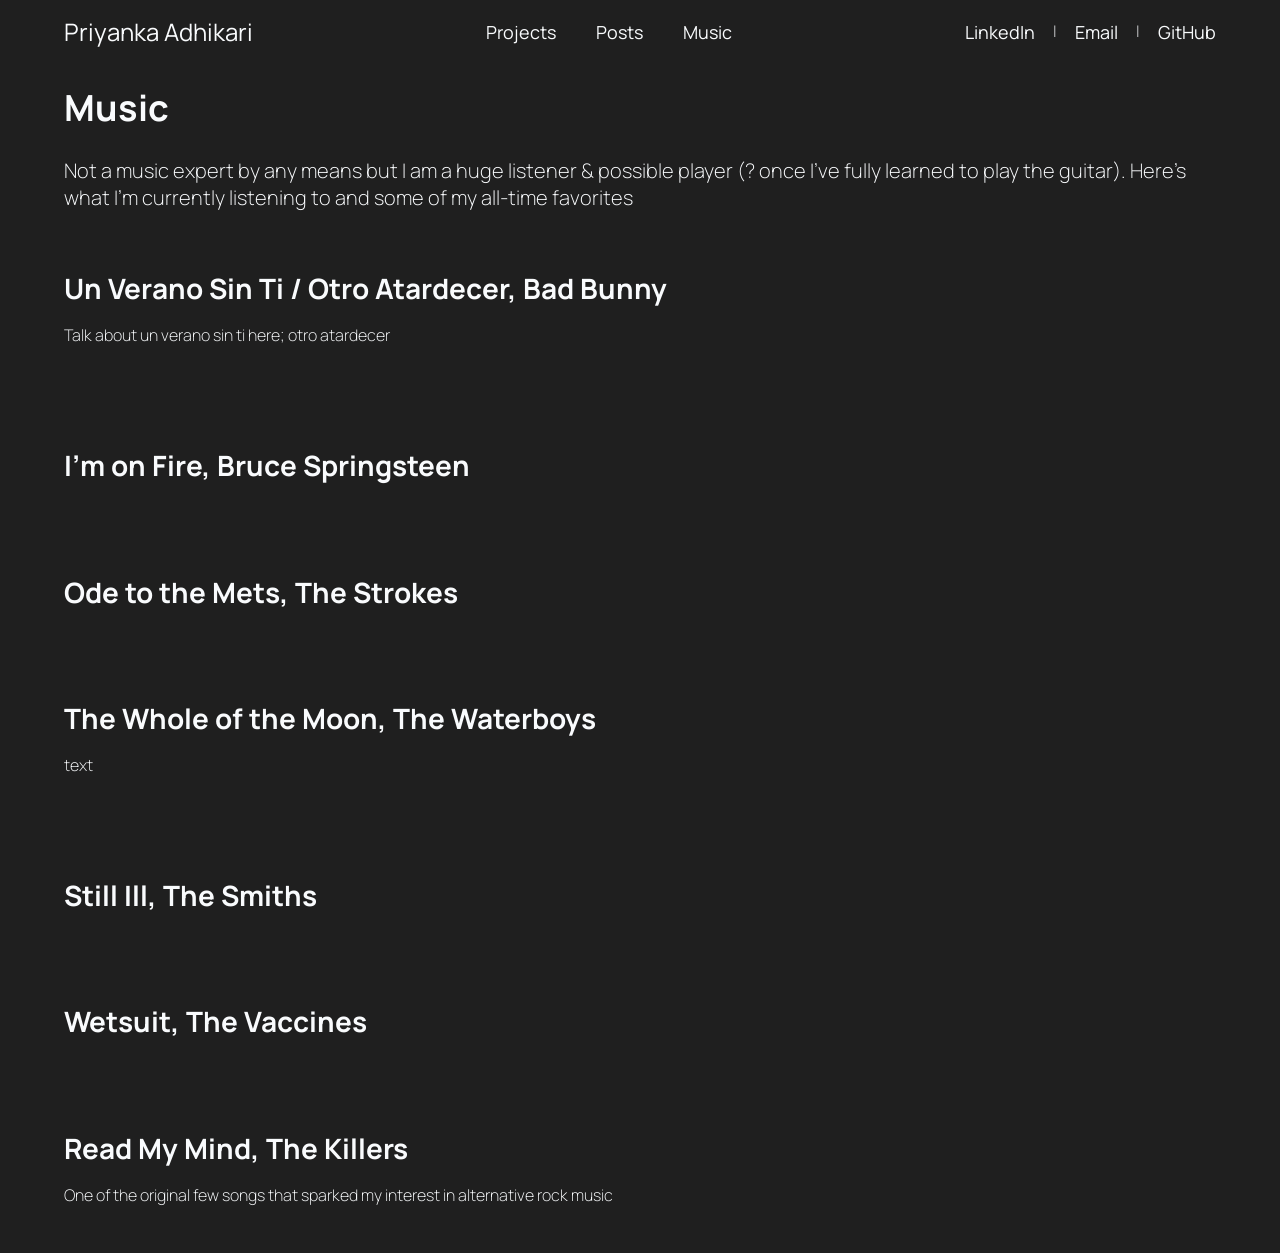
<file: music.html>
<!doctype html>
<html lang="en-US">
<head>
   <link href="styles/style.css" rel="stylesheet" />
   <link rel="preconnect" href="https://fonts.googleapis.com">
   <link rel="preconnect" href="https://fonts.gstatic.com" crossorigin>
   <link href="https://fonts.googleapis.com/css2?family=Manrope:wght@238&display=swap" rel="stylesheet">
   <meta charset="utf-8" />
   <meta name="viewport" content="width=device-width, initial-scale=1" />
   <title>Music - Priyanka Adhikari</title>
</head>
<body>
   <header>
     <div class="header-left">
       <a href="index.html" class="home-link">Priyanka Adhikari</a>
     </div>
     <nav class="header-nav">
       <a href="projects.html">Projects</a>
       <a href="posts.html">Posts</a>
       <a href="music.html">Music</a>
     </nav>
     <div class="header-right">
       <a class="linkedin-link" href="https://www.linkedin.com/in/adhikaripriyanka/">LinkedIn</a> &nbsp;|&nbsp;
       <a class="email-link" href="mailto:adhikaripriyankaa@gmail.com">Email</a> &nbsp;|&nbsp;
       <a class="github-link" href="https://github.com/priyankadhikari">GitHub</a>
     </div>
   </header>

   <h1>Music</h1>
   <p class="music-description">Not a music expert by any means but I am a huge listener & possible player (? once I've fully learned to play the guitar). Here's what I'm currently listening to and some of my all-time favorites</p>

   <div class="music-entry">
     <h2>Un Verano Sin Ti / Otro Atardecer, Bad Bunny</h2>
     <p class="music-text">Talk about un verano sin ti here; otro atardecer</p>
   </div>

   <div class="music-entry">
     <h2>I'm on Fire, Bruce Springsteen</h2>
   </div>

   <div class="music-entry">
     <h2>Ode to the Mets, The Strokes</h2>
   </div>

   <div class="music-entry">
     <h2>The Whole of the Moon, The Waterboys</h2>
     <p class="music-text">text</p>
   </div>

   <div class="music-entry">
     <h2>Still Ill, The Smiths</h2>
   </div>

   <div class="music-entry">
     <h2>Wetsuit, The Vaccines</h2>
   </div>

   <div class="music-entry">
     <h2>Read My Mind, The Killers</h2>
     <p class="music-text">One of the original few songs that sparked my interest in alternative rock music</p>
   </div>
</body>
</html>
</file>
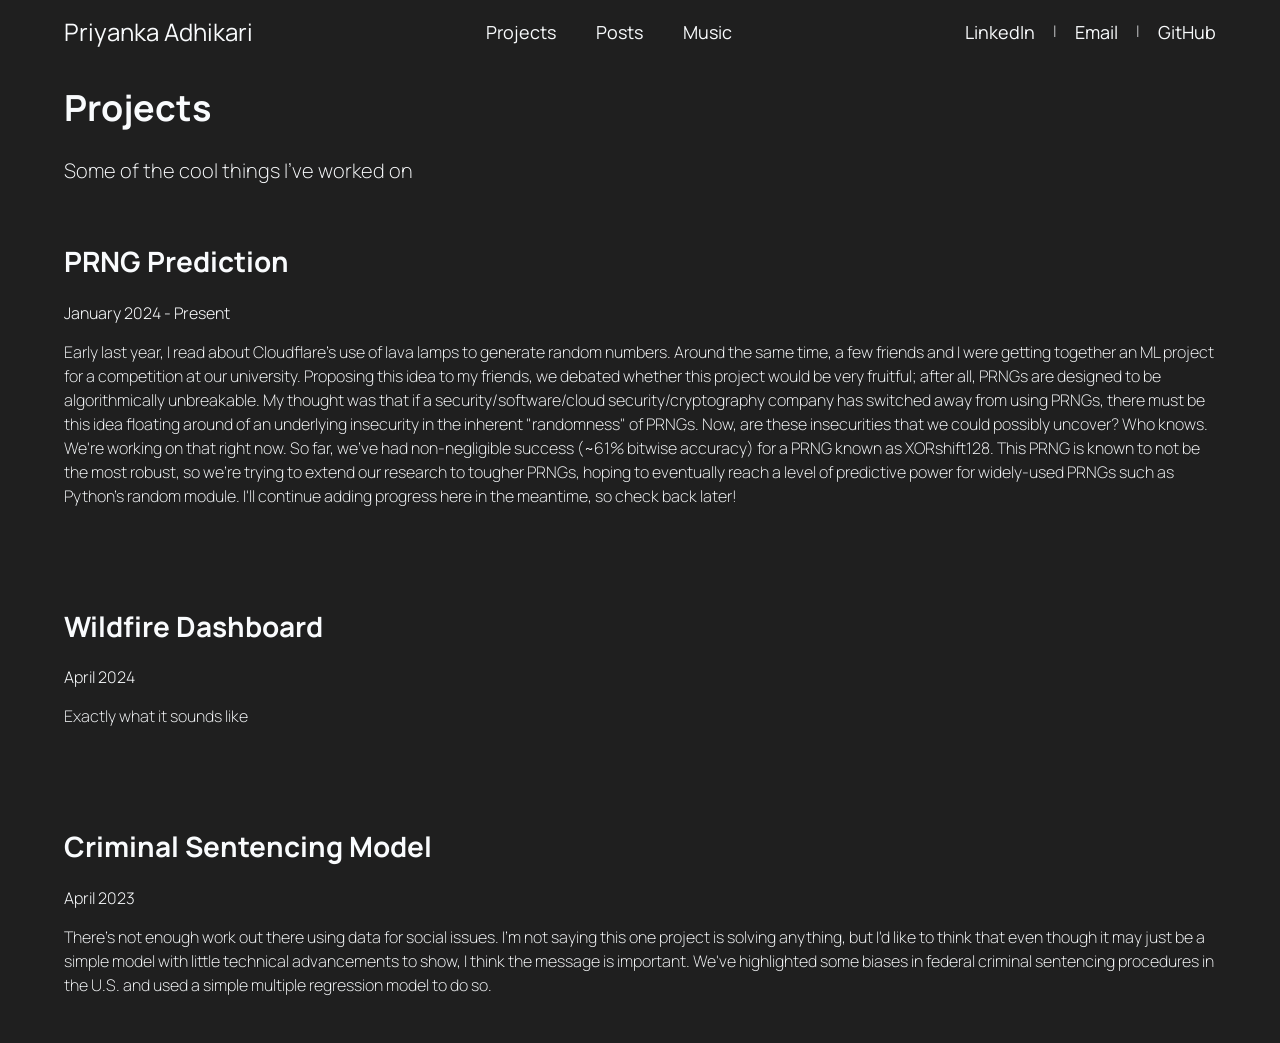
<file: projects.html>
<!doctype html>
<html lang="en-US">
<head>
   <link href="styles/style.css" rel="stylesheet" />
   <link rel="preconnect" href="https://fonts.googleapis.com">
   <link rel="preconnect" href="https://fonts.gstatic.com" crossorigin>
   <link href="https://fonts.googleapis.com/css2?family=Manrope:wght@238&display=swap" rel="stylesheet">
   <meta charset="utf-8" />
   <meta name="viewport" content="width=device-width, initial-scale=1" />
   <title>Projects - Priyanka Adhikari</title>
</head>
<body>
   <header>
     <div class="header-left">
       <a href="index.html" class="home-link">Priyanka Adhikari</a>
     </div>
     <nav class="header-nav">
       <a href="projects.html">Projects</a>
       <a href="posts.html">Posts</a>
       <a href="music.html">Music</a>
     </nav>
     <div class="header-right">
       <a class="linkedin-link" href="https://www.linkedin.com/in/adhikaripriyanka/">LinkedIn</a> &nbsp;|&nbsp;
       <a class="email-link" href="mailto:adhikaripriyankaa@gmail.com">Email</a> &nbsp;|&nbsp;
       <a class="github-link" href="https://github.com/priyankadhikari">GitHub</a>
     </div>
   </header>

   <h1>Projects</h1>
   <p class="projects-description">Some of the cool things I've worked on</p>

   <div class="project">
     <h2>PRNG Prediction</h2>
     <h4 class="project-date">January 2024 - Present</h4>
     <p class="project-text">Early last year, I read about Cloudflare's use of lava lamps to generate random numbers. Around the same time, a few friends and I were getting together an ML project for a competition at our university. Proposing this idea to my friends, we debated whether this project would be very fruitful; after all, PRNGs are designed to be algorithmically unbreakable. My thought was that if a security/software/cloud security/cryptography company has switched away from using PRNGs, there must be this idea floating around of an underlying insecurity in the inherent "randomness" of PRNGs. Now, are these insecurities that we could possibly uncover? Who knows. We're working on that right now. So far, we've had non-negligible success (~61% bitwise accuracy) for a PRNG known as XORshift128. This PRNG is known to not be the most robust, so we're trying to extend our research to tougher PRNGs, hoping to eventually reach a level of predictive power for widely-used PRNGs such as Python's random module. I'll continue adding progress here in the meantime, so check back later!</p>
   </div>

   <div class="project">
     <h2>Wildfire Dashboard</h2>
     <h4 class="project-date">April 2024</h4>
     <p class="project-text">Exactly what it sounds like</p>
   </div>

   <div class="project">
     <h2>Criminal Sentencing Model</h2>
     <h4 class="project-date">April 2023</h4>
     <p class="project-text">There's not enough work out there using data for social issues. I'm not saying this one project is solving anything, but I'd like to think that even though it may just be a simple model with little technical advancements to show, I think the message is important. We've highlighted some biases in federal criminal sentencing procedures in the U.S. and used a simple multiple regression model to do so.</p>
   </div>
</body>
</html>
</file>
<file: styles/style.css>
html, body {
  width: 100%;
  margin: 0;
  padding: 0;
  color: #f9fbfd;
  font-family: "Manrope", sans-serif;
  font-optical-sizing: auto;
  font-weight: 238;
  font-style: normal;
  background-color: #1f1f1f;
}

body {
  display: flex;
  flex-direction: column;
  align-items: stretch;
}

header {
  display: flex;
  justify-content: space-between;
  align-items: center;
  padding: 15px 5%;
  background-color: #1f1f1f;
  width: 100%;
  box-sizing: border-box;
}

/* Priyanka Adhikari - Larger Size & Bolder Hover */
.header-left a {
  font-size: 24px;
  font-weight: 400;
  color: #f9fbfd;
  text-decoration: none;
  transition: font-weight 0.2s ease-in-out;
}

.header-left a:hover {
  font-weight: 1000;
}

/* Navigation Links */
.header-nav a,
.header-right a {
  font-size: 18px;
  font-weight: 400;
  color: #f9fbfd;
  text-decoration: none;
  transition: font-weight 0.2s ease-in-out;
}

.header-nav a:hover,
.header-right a:hover {
  font-weight: 1500;
}

.header-nav {
  flex-grow: 1;
  display: flex;
  justify-content: center;
}

.header-nav a {
  margin: 0 20px;
}

.header-right {
  display: flex;
  gap: 15px;
}

h1 {
  font-size: 36px;
  margin: 20px 5%;
}

.about-description {
  font-size: 20px;
  margin: 5px 5%;
}

.projects-description {
  font-size: 20px;
  margin: 5px 5%;
}

.project {
  margin: 30px 5%;
}

.project h2 {
  font-size: 28px;
  margin-bottom: 5px;
}

.project-date {
  font-size: 16px;
  font-weight: 300;
  margin-bottom: 10px;
}

.project-text {
  font-size: 16px;
  line-height: 1.5;
}

.posts-description {
  font-size: 20px;
  margin: 5px 5%;
}

.music-description {
  font-size: 20px;
  margin: 5px 5%;
}

.music-entry {
  margin: 30px 5%;
}

.music-entry h2 {
  font-size: 28px;
  margin-bottom: 5px;
}

.music-text {
  font-size: 16px;
  line-height: 1.5;
}

footer {
  text-align: center;
  margin-top: 20px;
  padding: 10px 0;
  width: 100%;
}
</file>
